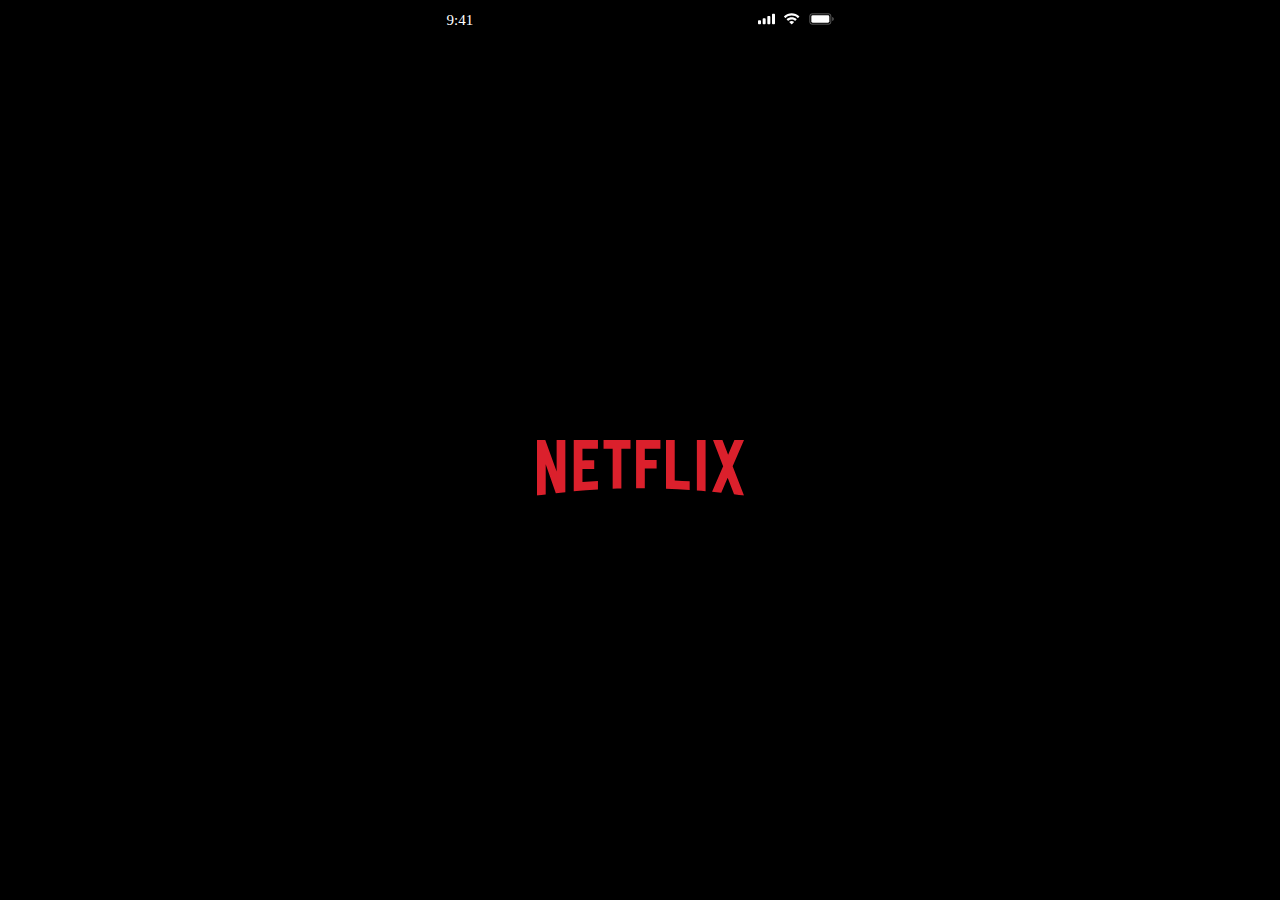
<file: index.html>
<!DOCTYPE html>
<html lang="pt-br">
<head>
    <meta charset="UTF-8">
    <meta http-equiv="X-UA-Compatible" content="IE=edge">
    <meta name="viewport" content="width=device-width, initial-scale=1.0">
    <link rel="stylesheet" href="/styles/pages/index.css">
    <title>Home | Netflix</title>
</head>
<body>
    <!-- Smartphone general status -->
    <div class="status-bar">
        <p class="status-bar__time">9:41</p>
        <div class="status-bar__icons">
            <img src="./assets/icons/celular-connection.svg" alt="conexão celular">
            <img src="./assets/icons/wifi-icon.svg" alt="Wif">
            <img src="./assets/icons/battery.svg" alt="bateria">
        </div>
    </div>
    <!-- end of smartphone general status -->

    <a href="./profile.html" class="center">
        <img src="./assets/icons/logo.svg" alt="Logo Netflix" class="logo">
    </a>
</body>
</html>
</file>
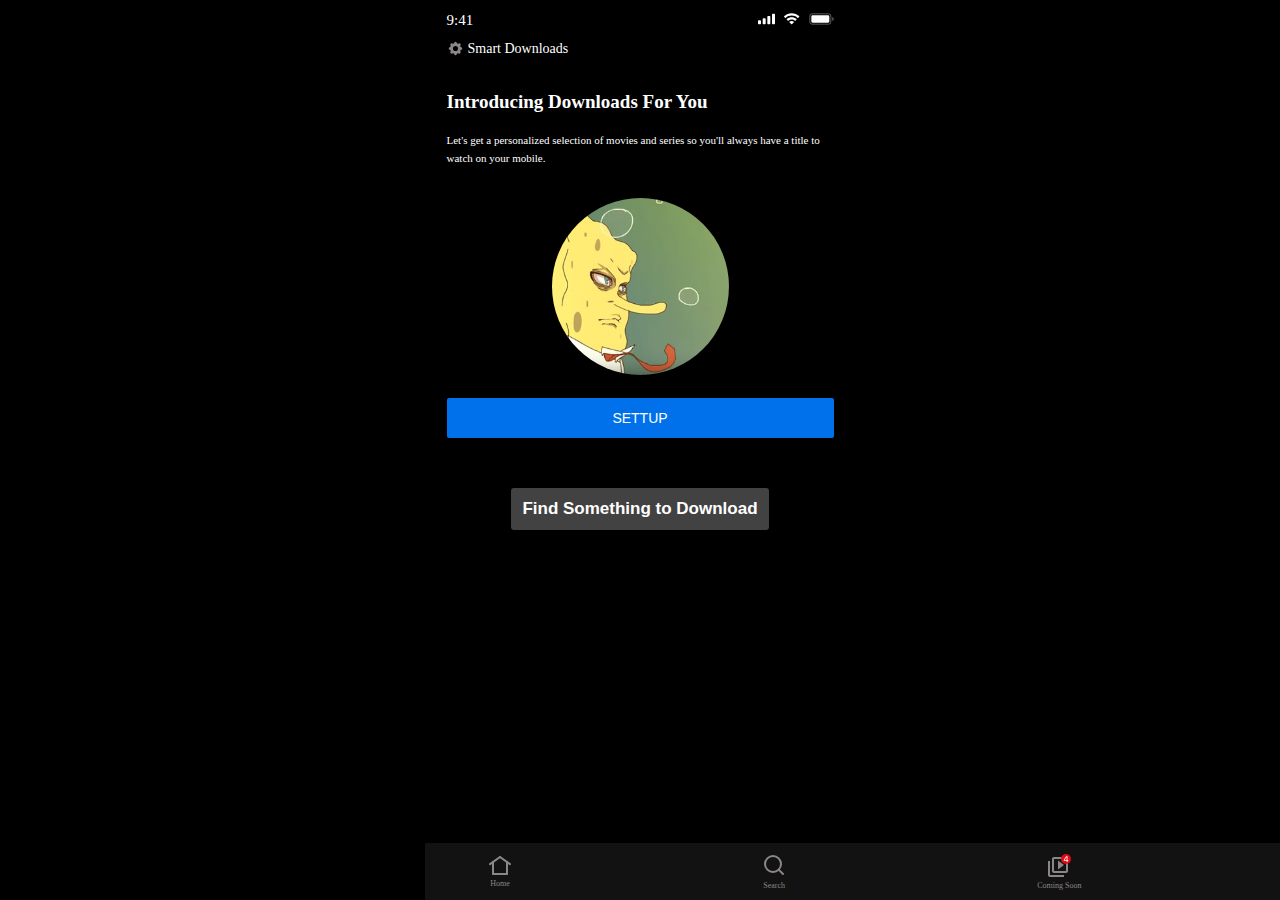
<file: downloads.html>
<!DOCTYPE html>
<html lang="pt-br">
<head>
    <link rel="stylesheet" href="./styles/pages/downloads.css">
    <meta charset="UTF-8">
    <meta http-equiv="X-UA-Compatible" content="IE=edge">
    <meta name="viewport" content="width=device-width, initial-scale=1.0">
    <title>Downloads | Netflix</title>
</head>
<body>
    <!-- Smartphone general status -->
    <div class="status-bar">
        <p class="status-bar__time">9:41</p>
        <div class="status-bar__icons">
            <img src="./assets/icons/celular-connection.svg" alt="conexão celular">
            <img src="./assets/icons/wifi-icon.svg" alt="Wif">
            <img src="./assets/icons/battery.svg" alt="bateria">
        </div>
    </div>
    <!-- Start Contetent part -->
    <div class="center">
        <div class="smart-downloads">
            <img src="./assets/icons/gear.svg" alt="Configurações" class="smart-downloads__img">
            <p class="smart-downloads__text">Smart Downloads</p>
        </div>

        <div class="titles">
            <h1 class="titles__main">Introducing Downloads For You</h1>
            <p class="titles__second"> Let's get a personalized selection of movies and series so you'll always
                have a title to watch on your mobile.
            </p>
        </div>


        <img src="./assets/images/bobsponja.jpg" alt="Perfil" class="image">

        <button class="settup">settup</button>

        <button class="find">Find Something to Download</button>
    </div>

    <!-- bottom navigation -->
    <div class="bottom-navbar__background">
        <div class="bottom-navbar">
            <a href="./home.html" class="bottom-navbar__icon">
                <img src="./assets/icons/home.svg" alt="Home">
                <p class="bottom-navbar__text">Home</p>
            </a>

            <a href="./search.html" class="bottom-navbar__icon">
                <img src="./assets/icons/search.svg" alt="Search">
                <p class="bottom-navbar__text">Search</p>
            </a>

            <div class="bottom-navbar__icon">
                <img src="./assets/icons/coming-soon.svg" alt="Search">
                <p class="bottom-navbar__text">Coming Soon</p>
            </div>

            <a href="./downloads.html" class="bottom-navbar__icon">
                <img src="./assets/icons/downloads-active.svg" alt="Downloads">
                <p class="bottom-navbar__text bottom-navbar__text--active">Downloads</p>
            </a>

            <a href="./more.html" class="bottom-navbar__icon">
                <img src="./assets/icons/more.svg" alt="more">
                <p class="bottom-navbar__text">More</p>
            </a>

        </div>
    </div>
    <!-- end of bottom navigation -->

</body>
</html>
</file>
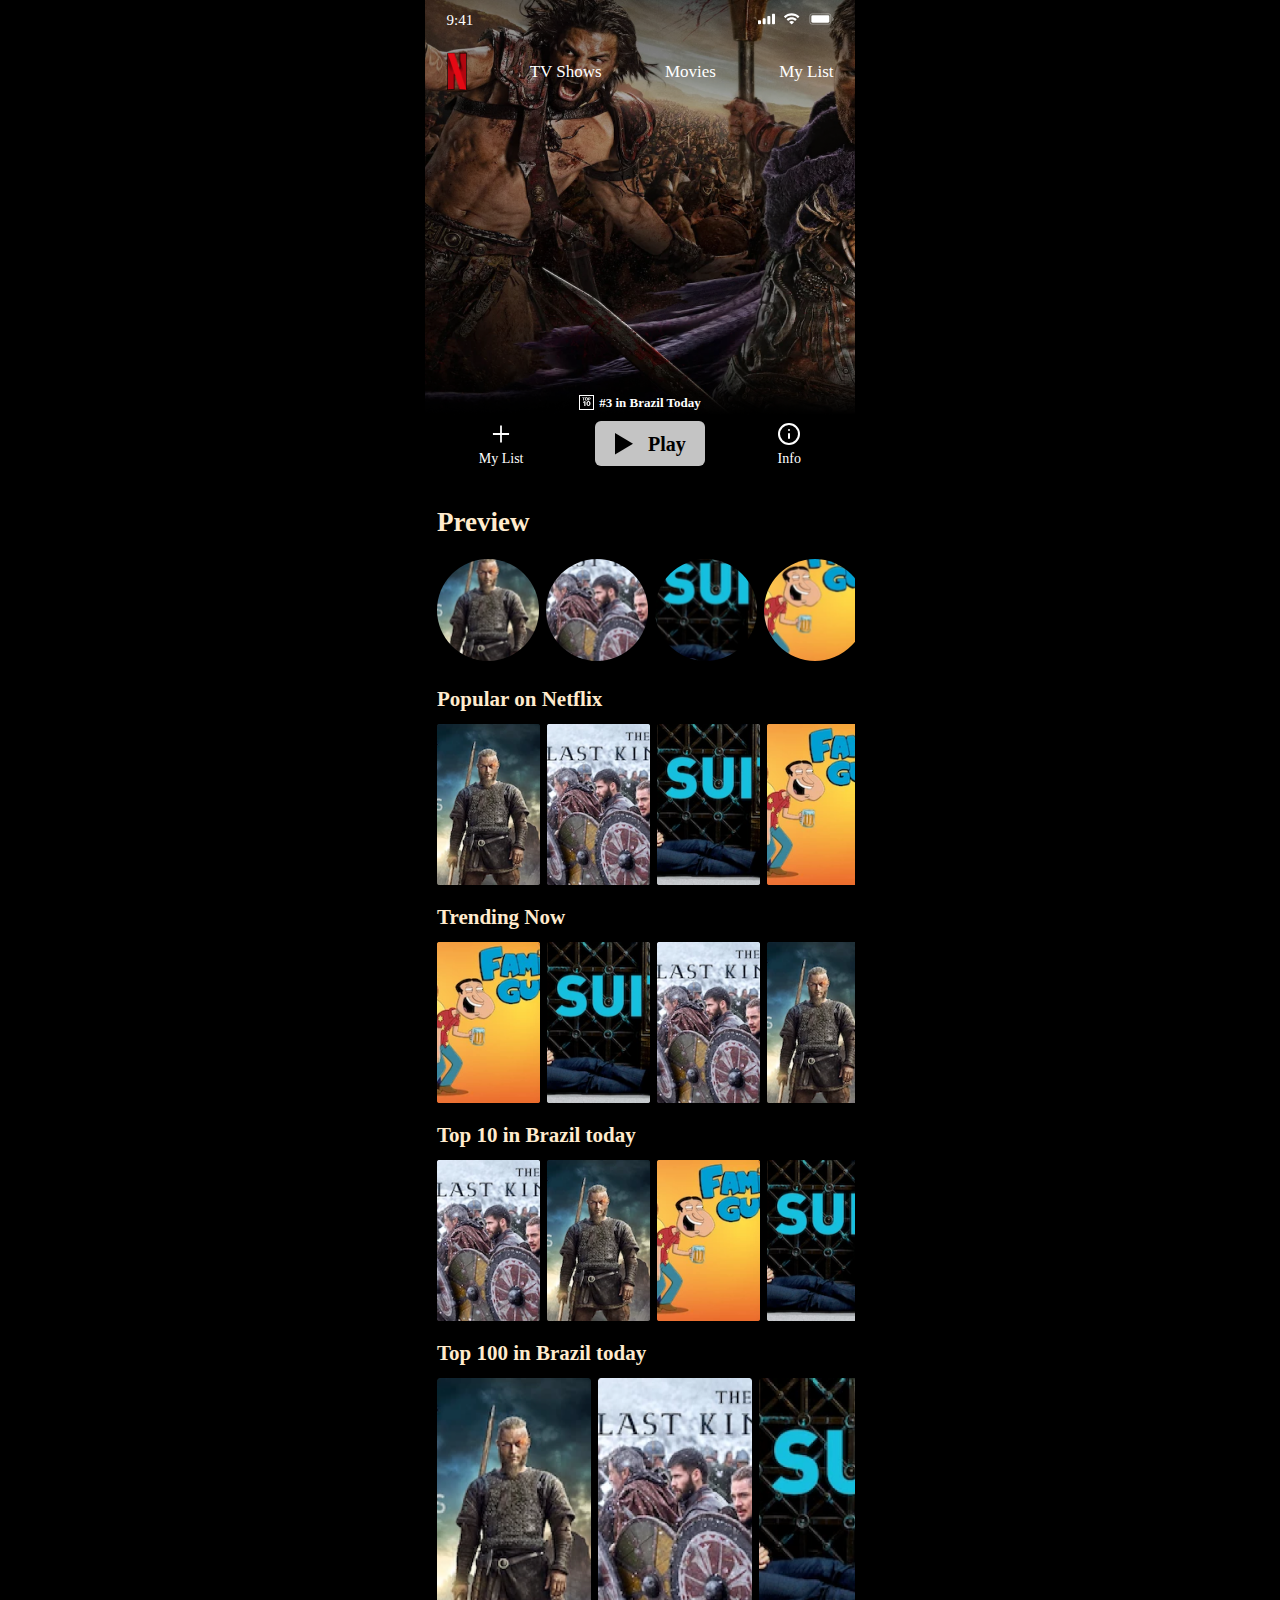
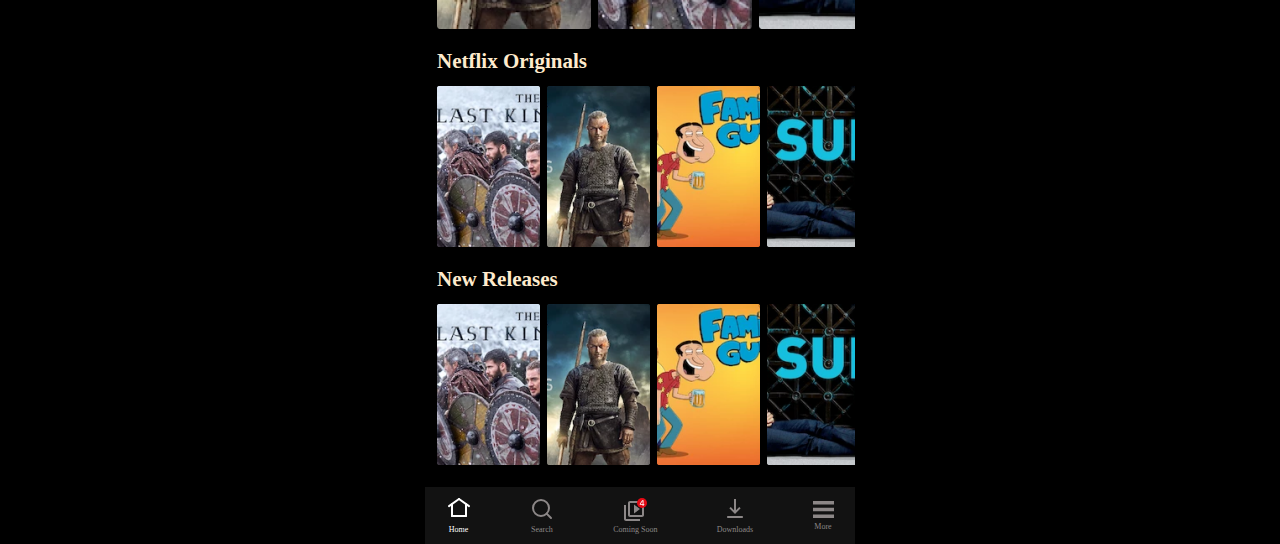
<file: home.html>
<!DOCTYPE html>
<html lang="pt-br">
<head>
    <link rel="stylesheet" href="./styles/pages/home.css">
    <meta charset="UTF-8">
    <meta http-equiv="X-UA-Compatible" content="IE=edge">
    <meta name="viewport" content="width=device-width, initial-scale=1.0">
    <title>Home | Netflix</title>
</head>
<body>
    
    <!-- Smartphone general status -->
    <div class="status-bar">
        <p class="status-bar__time">9:41</p>
        <div class="status-bar__icons">
            <img src="./assets/icons/celular-connection.svg" alt="conexão celular">
            <img src="./assets/icons/wifi-icon.svg" alt="Wif">
            <img src="./assets/icons/battery.svg" alt="bateria">
        </div>
    </div>
    <!-- end of smartphone general status -->

    <!-- Start Navigation bar -->
    <div class="navbar">
        <img src="./assets/images/logoNetflix.png" alt="Logo Netflix" class="navbar__img">
        <p class="navbar__text">TV Shows</p>
        <p class="navbar__text">Movies</p>
        <p class="navbar__text">My List</p>
    </div> 
    <!-- End Navigation bar -->

    <img src="./assets/images/home_wallpaper.png" alt="Wallpaper home" class="wallpaper">

    <!-- Start of Play component -->
    <div class="play">
        <!-- Create Title with top -->
        <div class="play__top">
            <img src="./assets/icons/top10.svg" alt="Top 10">
            <p class="play__title">#3 in Brazil Today</p>
        </div>
        <!-- Main buttons play div -->
        <div class="play__bottom">
            <!-- Create icon plus div -->
            <div class="play__icon">
                <img src="./assets/icons/plus.svg" alt="Mais">
                <p class="play__text">My List</p>
            </div>

            <!-- create play button  -->
            <div class="play-button">
                <img src="./assets/icons/play.svg" alt="Play" class="play-button__img">
                <p class="play-button__text">Play</p>
            </div>
            <!-- Create icon info div -->
            <div class="play__icon">
                <img src="./assets/icons/info.svg" alt="Info">
                <p class="play__text">Info</p>
            </div>
        </div>
    </div>
    <!-- End of Play component -->

    <h1 class="title title--big">Preview</h1>

     <!-- Movies list start -->
             <!-- Circle movies list -->
    <div class="movie" id="previews">
        <img class="movie__img--circle"  src="./assets/images/movie01.png" alt="Vikings">
        <img class="movie__img--circle"  src="./assets/images/movie02.png" alt="Last Kings">
        <img class="movie__img--circle"  src="./assets/images/movie03.png" alt="Suits">
        <img class="movie__img--circle"  src="./assets/images/movie04.png" alt="Family guy">
    </div>  
    
    <h1 class="title">Popular on Netflix</h1>
         <!-- Movies first  -->
    <div class="movie">
        <img class="movie__img"  src="./assets/images/movie01.png" alt="Vikings">
        <img class="movie__img"  src="./assets/images/movie02.png" alt="Last Kings">
        <img class="movie__img"  src="./assets/images/movie03.png" alt="Suits">
        <img class="movie__img"  src="./assets/images/movie04.png" alt="Family guy">
    </div>

    <h1 class="title">Trending Now</h1>
    <!-- Movies first  -->
    <div class="movie">
        <img class="movie__img"  src="./assets/images/movie04.png" alt="Family guy">
        <img class="movie__img"  src="./assets/images/movie03.png" alt="Suits">
        <img class="movie__img"  src="./assets/images/movie02.png" alt="Last Kings">
        <img class="movie__img"  src="./assets/images/movie01.png" alt="Vikings">
    </div>

    <h1 class="title">Top 10 in Brazil today</h1>
    <!-- Movies first  -->
    <div class="movie">
        <img class="movie__img"  src="./assets/images/movie02.png" alt="Last Kings">
        <img class="movie__img"  src="./assets/images/movie01.png" alt="Vikings">
        <img class="movie__img"  src="./assets/images/movie04.png" alt="Family guy">
        <img class="movie__img"  src="./assets/images/movie03.png" alt="Suits">   
    </div>

    <h1 class="title">Top 100 in Brazil today</h1>
         <!-- Big Movies layout -->
    <div class="movie">
        <img class="movie__img--big"  src="./assets/images/movie01.png" alt="Vikings">
        <img class="movie__img--big"  src="./assets/images/movie02.png" alt="Last Kings">
        <img class="movie__img--big"  src="./assets/images/movie03.png" alt="Suits">
        <img class="movie__img--big"  src="./assets/images/movie04.png" alt="Family guy">
    </div>

    <h1 class="title">Netflix Originals</h1>
    <!-- Movies first  -->
    <div class="movie">
        <img class="movie__img"  src="./assets/images/movie02.png" alt="Last Kings">
        <img class="movie__img"  src="./assets/images/movie01.png" alt="Vikings">
        <img class="movie__img"  src="./assets/images/movie04.png" alt="Family guy">
        <img class="movie__img"  src="./assets/images/movie03.png" alt="Suits">   
    </div>

    <h1 class="title">New Releases</h1>
    <!-- Movies first  -->
    <div class="movie">
        <img class="movie__img"  src="./assets/images/movie02.png" alt="Last Kings">
        <img class="movie__img"  src="./assets/images/movie01.png" alt="Vikings">
        <img class="movie__img"  src="./assets/images/movie04.png" alt="Family guy">
        <img class="movie__img"  src="./assets/images/movie03.png" alt="Suits">   
    </div>
    <!-- Movie list end -->

    <!-- bottom navigation -->
    <div class="bottom-navbar__background">
        <div class="bottom-navbar">
            <div class="bottom-navbar__icon">
                <img src="./assets/icons/home-active.svg" alt="Home">
                <p class="bottom-navbar__text bottom-navbar__text--active">Home</p>
            </div>

            <a href="./search.html" class="bottom-navbar__icon">
                <img src="./assets/icons/search.svg" alt="Search">
                <p class="bottom-navbar__text">Search</p>
            </a>

            <div class="bottom-navbar__icon">
                <img src="./assets/icons/coming-soon.svg" alt="Search">
                <p class="bottom-navbar__text">Coming Soon</p>
            </div>

            <a href="./downloads.html" class="bottom-navbar__icon">
                <img src="./assets/icons/downloads.svg" alt="Downloads">
                <p class="bottom-navbar__text">Downloads</p>
            </a>

            <a href="./more.html" class="bottom-navbar__icon">
                <img src="./assets/icons/more.svg" alt="more">
                <p class="bottom-navbar__text">More</p>
            </a>

        </div>
    </div>
    <!-- end of bottom navigation -->
</body>
</html>
</file>
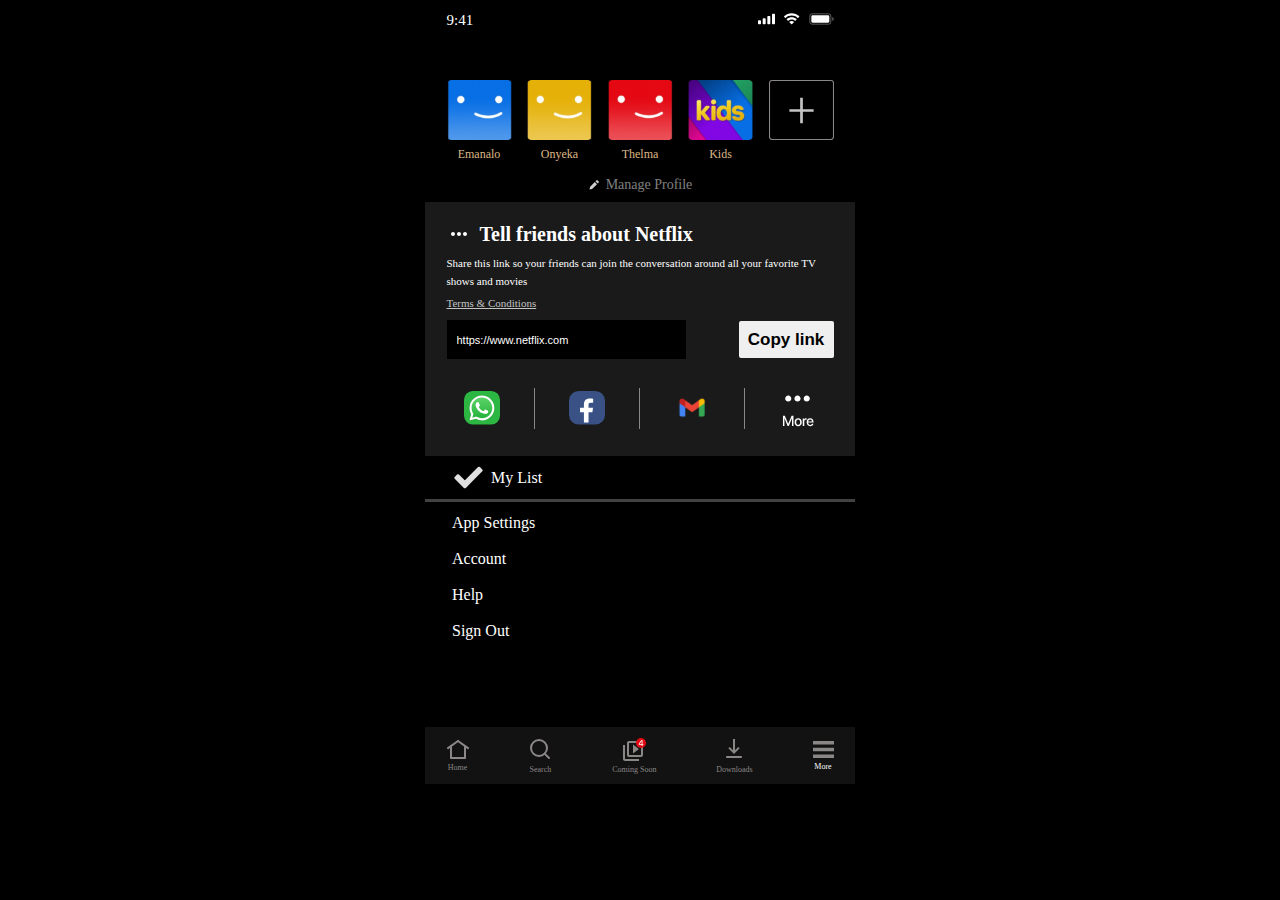
<file: more.html>
<!DOCTYPE html>
<html lang="pt-br">
<head>
    <link rel="stylesheet" href="./styles/pages/more.css">
    <meta charset="UTF-8">
    <meta http-equiv="X-UA-Compatible" content="IE=edge">
    <meta name="viewport" content="width=device-width, initial-scale=1.0">
    <title>More | Netflix</title>
</head>
<body>
        <!-- Smartphone general status -->
        <div class="status-bar">
            <p class="status-bar__time">9:41</p>
            <div class="status-bar__icons">
                <img src="./assets/icons/celular-connection.svg" alt="conexão celular">
                <img src="./assets/icons/wifi-icon.svg" alt="Wif">
                <img src="./assets/icons/battery.svg" alt="bateria">
            </div>
        </div>

    <!-- Create Login profiles -->
    <div class="profile">
        <!-- Profile 01 -->
        <div class="profile__group">
            <img src="./assets/images/profile01.png" alt="Perfil: Emanalo" class="profile__img">
            <h2 class="profile__text">Emanalo</h2>
        </div>

            <!-- Profile 02 -->
        <div class="profile__group">
            <img src="./assets/images/profile02.png" alt="Perfil: Onyeka" class="profile__img">
            <h2 class="profile__text">Onyeka</h2>
        </div>

            <!-- Profile 03 -->
        <div class="profile__group">
            <img src="./assets/images/profile03.png" alt="Perfil: Thelma" class="profile__img">
            <h2 class="profile__text">Thelma</h2>
        </div>

            <!-- Profile Kids -->
        <div class="profile__group">
            <img src="./assets/images/profilekids.png" alt="Perfil: Kids" class="profile__img">
            <h2 class="profile__text">Kids</h2>
        </div>

            <!-- ADD Profile -->
        <div class="profile__group">
            <img src="./assets/icons/addprofile.svg" alt="Adicionar perfil" class="profile__img">
        </div>
    </div>
    <!-- End of Profiles -->

    <div class="manage">
        <img src="./assets/icons/pencil.svg" alt="editar">
        <p class="manage__profiles">Manage Profile</p>
    </div>

    <div class="share__background">
        <div class="share">
            <div class="share-title">
                <img src="./assets/icons/chat.svg" alt="chat">
                <h1 class="share-title__text">Tell friends about Netflix</h1>
            </div>
            <h2 class="share__subtitle">Share this link so your friends can join the conversation around all your favorite TV shows and movies</h2>
            <p class="share__terms">Terms & Conditions</p>
            <div class="share-copy">
                <input type="text" placeholder="https://www.netflix.com" class="share-copy__input">
                <button class="share-copy__btn">Copy link</button>
            </div>       

            <div class="share-social">
                <img class="share-social__img" src="./assets/icons/whatsapp.svg" alt="whatsapp">
                <div class="share-social__division"></div>
                <img class="share-social__img" src="./assets/icons/facebook.svg" alt="facebook">
                <div class="share-social__division"></div>
                <img class="share-social__img" src="./assets/icons/gmail.svg" alt="gmail">
                <div class="share-social__division"></div>
                <img class="share-social__img" src="./assets/icons/three-dots.svg" alt="mais">
            </div>
        </div>
    </div>

    <div class="settings">
        <div class="settings-check">
            <img src="./assets/icons/check.svg" alt="check" class="settings-check__img">
            <p class="settings-check__text">My List</p>
        </div>
        <div class="border-bottom"></div>
        <p class="settings__text">App Settings</p>
        <p class="settings__text">Account</p>
        <p class="settings__text">Help</p>
        <p class="settings__text">Sign Out</p>
    </div>

       <!-- bottom navigation -->
    <div class="bottom-navbar__background">
        <div class="bottom-navbar">
            <a href="./home.html" class="bottom-navbar__icon">
                <img src="./assets/icons/home.svg" alt="Home">
                <p class="bottom-navbar__text">Home</p>
            </a>

            <a href="./search.html" class="bottom-navbar__icon">
                <img src="./assets/icons/search.svg" alt="Search">
                <p class="bottom-navbar__text">Search</p>
            </a>

            <div class="bottom-navbar__icon">
                <img src="./assets/icons/coming-soon.svg" alt="Search">
                <p class="bottom-navbar__text">Coming Soon</p>
            </div>

            <a href="./downloads.html" class="bottom-navbar__icon">
                <img src="./assets/icons/downloads.svg" alt="Downloads">
                <p class="bottom-navbar__text">Downloads</p>
            </a>

            <a href="more.html" class="bottom-navbar__icon">
                <img src="./assets/icons/more-active.svg" alt="more">
                <p class="bottom-navbar__text bottom-navbar__text--active">More</p>
            </a>

        </div>
    </div>
    <!-- end of bottom navigation --> 
</body>
</html>
</file>
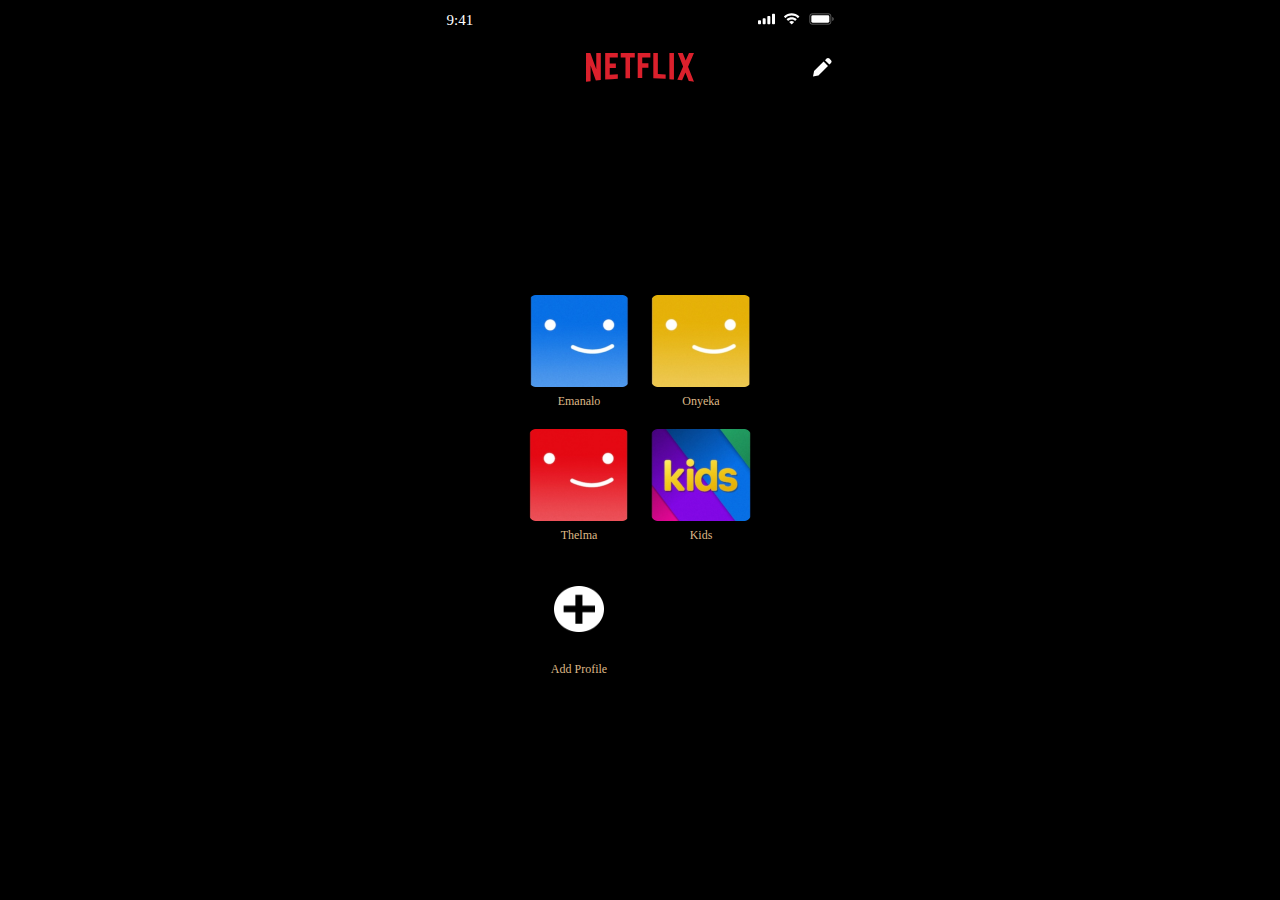
<file: profile.html>
<!DOCTYPE html>
<html lang="pt-br">
<head>
    <link rel="stylesheet" href="./styles/pages/profile.css">
    <meta charset="UTF-8">
    <meta http-equiv="X-UA-Compatible" content="IE=edge">
    <meta name="viewport" content="width=device-width, initial-scale=1.0">
    <title>Perfil | Netflix</title>
</head>
<body>
     <!-- Smartphone general status -->
    <div class="status-bar">
        <p class="status-bar__time">9:41</p>
        <div class="status-bar__icons">
            <img src="./assets/icons/celular-connection.svg" alt="conexão celular">
            <img src="./assets/icons/wifi-icon.svg" alt="Wif">
            <img src="./assets/icons/battery.svg" alt="bateria">
        </div>
    </div>
    <!-- end of smartphone general status -->

    <!-- Netflix Logo -->
    <div class="edit-navbar">
        <div class="edit-navbar__blank"></div>

        <img src="./assets/icons/logo.svg" alt="Logo Netflix" class="logo--small">

        <img src="./assets/icons/edit.svg" alt="Edição" class="">
    </div>

    <!-- Icons of Profile Login-->
    <div class="center">
        <div class="profile--grid">
            <!-- Profile 01 -->
        <a href="./home.html" class="profile__group">
            <img src="./assets/images/profile01.png" alt="Perfil: Emanalo" class="profile__img profile__img--big">
            <h2 class="profile__text">Emanalo</h2>
        </a>

            <!-- Profile 02 -->
        <a href="./home.html" class="profile__group">
            <img src="./assets/images/profile02.png" alt="Perfil: Onyeka" class="profile__img profile__img--big">
            <h2 class="profile__text">Onyeka</h2>
        </a>

            <!-- Profile 03 -->
        <a href="./home.html" class="profile__group">
            <img src="./assets/images/profile03.png" alt="Perfil: Thelma" class="profile__img profile__img--big">
            <h2 class="profile__text">Thelma</h2>
        </a>

            <!-- Profile Kids -->
        <a href="./home.html" class="profile__group">
            <img src="./assets/images/profilekids.png" alt="Perfil: Kids" class="profile__img profile__img--big">
            <h2 class="profile__text">Kids</h2>
        </a>

            <!-- ADD Profile -->
        <a href="./home.html" class="profile__group">
            <img src="./assets/images/AddprofileV2.png" alt="Adicionar perfil" class="profile__img profile__img--big">
            <h2 class="profile__text">Add Profile</h2>
        </a>
    </div>
</div>
</body>
</html>
</file>
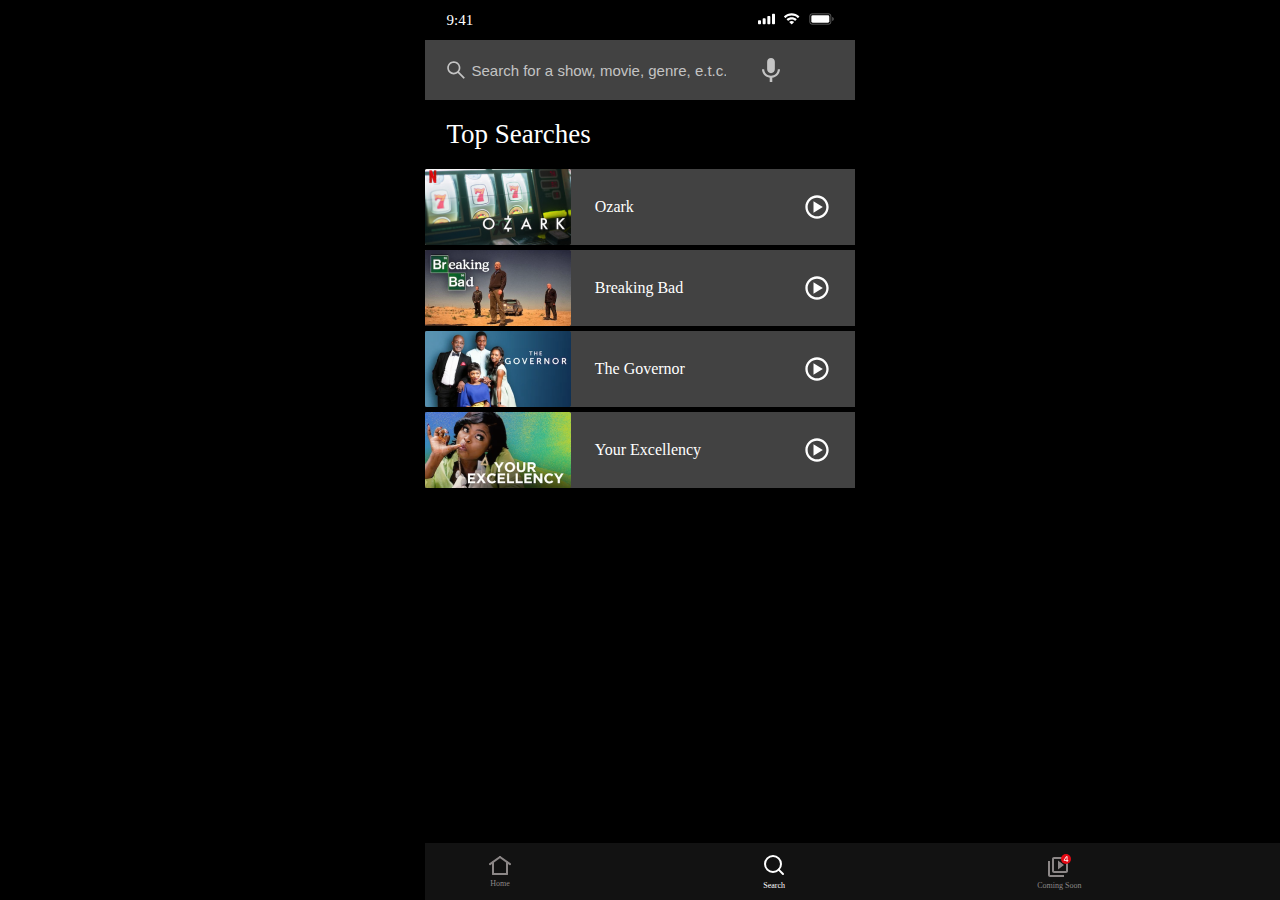
<file: search.html>
<!DOCTYPE html>
<html lang="pt-br">
<head>
    <link rel="stylesheet" href="./styles/pages/search.css">
    <meta charset="UTF-8">
    <meta http-equiv="X-UA-Compatible" content="IE=edge">
    <meta name="viewport" content="width=device-width, initial-scale=1.0">
    <title>Search | Netflix</title>
</head>
<body>
    <!-- Smartphone general status -->
    <div class="status-bar">
        <p class="status-bar__time">9:41</p>
        <div class="status-bar__icons">
            <img src="./assets/icons/celular-connection.svg" alt="conexão celular">
            <img src="./assets/icons/wifi-icon.svg" alt="Wif">
            <img src="./assets/icons/battery.svg" alt="bateria">
        </div>
    </div>
    <!-- end of smartphone general status -->

    <!-- Start Input component -->
    <div class="search-input__background" style="margin-bottom: 15px;">
        <div class="search-input">
            <img src="./assets/icons/search-input.svg" alt="lupa de busca" class="search-input__img">
            <input type="text" class="search-input__input" placeholder="Search for a show, movie, genre, e.t.c.">
            <img src="./assets/icons/mic.svg" alt="img microfone" class="search-input__img">
        </div>
    </div>
    <!-- End |Input component -->

    <h1 class="title">Top Searches</h1>
    
    <!-- Starting Movie Search area -->
            <!-- Movie 01 -->
        <div class="search-movie__background">
            <div class="search-movie" style="margin-bottom: 5px;">
                <img src="/assets/images/movie-search01.png" alt="Ozark" class="search-movie__img">
                <div class="search-movie__play">
                    <h1>Ozark</h1>
                    <img src="./assets/icons/play-search.svg" alt="Botão play">
                </div>
            </div>
        </div>
        <!-- Movie 02 -->
        <div class="search-movie__background">
            <div class="search-movie" style="margin-bottom: 5px;">
                <img src="/assets/images/movie-search02.png" alt="Breaking Bad" class="search-movie__img">
                <div class="search-movie__play">
                    <h1>Breaking Bad</h1>
                    <img src="./assets/icons/play-search.svg" alt="Botão play">
                </div>
            </div>
        </div>
        <!-- Movie 03 -->
        <div class="search-movie__background">
            <div class="search-movie" style="margin-bottom: 5px;">
                <img src="/assets/images/movie-search03.png" alt="The Governor" class="search-movie__img">
                <div class="search-movie__play">
                    <h1>The Governor</h1>
                    <img src="./assets/icons/play-search.svg" alt="Botão play">
                </div>
            </div>
        </div>
        <!-- Movie 04 -->
        <div class="search-movie__background">
            <div class="search-movie" style="margin-bottom: 15px;">
                <img src="/assets/images/movie-search04.png" alt="Your Excellency" class="search-movie__img">
                <div class="search-movie__play">
                    <h1>Your Excellency</h1>
                    <img src="./assets/icons/play-search.svg" alt="Botão play">
                </div>
            </div>
        </div>
    <!-- Ending Movie Search area -->

        <!-- bottom navigation -->
        <div class="bottom-navbar__background">
            <div class="bottom-navbar">
                <a href="./home.html" class="bottom-navbar__icon">
                    <img src="./assets/icons/home.svg" alt="Home">
                    <p class="bottom-navbar__text">Home</p>
                </a>
    
                <div class="bottom-navbar__icon">
                    <img src="./assets/icons/search-active.svg" alt="Search">
                    <p class="bottom-navbar__text--active">Search</p>
                </div>
    
                <div class="bottom-navbar__icon">
                    <img src="./assets/icons/coming-soon.svg" alt="Search">
                    <p class="bottom-navbar__text">Coming Soon</p>
                </div>
    
                <a href="./downloads.html" class="bottom-navbar__icon">
                    <img src="./assets/icons/downloads.svg" alt="Downloads">
                    <p class="bottom-navbar__text">Downloads</p>
                </a>
    
                <a href="./more.html" class="bottom-navbar__icon">
                    <img src="./assets/icons/more.svg" alt="more">
                    <p class="bottom-navbar__text">More</p>
                </a>
    
            </div>
        </div>
        <!-- end of bottom navigation -->
</body>
</html>
</file>
<file: styles/pages/index.css>
/* Folder uteis */
@import '../uteis/index.css'; 
/* Folder Components*/
@import url('../components/status-bar.css');
@import url('../components/bottom-navbar.css');
@import '../components/movie.css';
@import '../components/navibar.css';
@import '../components/play.css';
@import '../components/search-movie.css';
@import '../components/search-input.css';
@import '../components/logo.css';

.center {
    display: flex;
    height: calc(100vh - 44px);
    justify-content: center;
}

.logo {
    animation: load 1500ms ease-in-out;
}

@keyframes load {
    from{
        opacity: 0;
        transform: scale(0.5);
    }
    to {
        opacity: 1;
        transform: 1;
    }
}
</file>
<file: styles/pages/downloads.css>
@import '../uteis/index.css'; 
@import url('../components/status-bar.css');
@import url('../components/bottom-navbar.css');


.center {
    margin: 0 auto;
    width: 90%;
    text-align: center;
}

.smart-downloads {
    display: flex;
    align-items: center;
}

.smart-downloads__img {
    width: 17px;
}

.smart-downloads__text {
    font-size: 14px;
    margin-left: 4px;
}

.titles {
    margin-top: 35px;
    margin-bottom: 31px;
    text-align: left;
}

.titles__main {
    font-size: 19px;
    font-weight: 700;
    margin-bottom: 20px;
}

.titles__second {
    font-size: 11px;
    line-height: 18px;
}

.image {
    align-items: center;
    width: 177px;
    height: 177px;
    object-fit: cover;
    border-radius: 50%;
    margin-bottom: 20px;
}

.settup {
    width: 100%;
    border: none;
    background-color: #0071eb;
    color: white;
    text-transform: uppercase;
    font-size: 14px;
    border-radius: 2px;
    padding: 6px 0;
    margin-bottom: 50px;
    line-height: 28px;
}

.settup:hover{
    transform: scale(1.05);
}

.find {
    border: none;
    font-weight: 700;
    color: white;
    background-color: #424242;
    padding: 11px;
    border-radius: 3px;
    font-size: 17px;
}

.find:hover{
    transform: scale(1.05);
}

.bottom-navbar__background {
    position: fixed;
    width: 100%;
    bottom: 0;
}
</file>
<file: styles/pages/home.css>
@import '../uteis/index.css';

@import url('../components/status-bar.css');
@import url('../components/bottom-navbar.css');
@import '../components/movie.css';
@import '../components/navibar.css';
@import '../components/play.css';


body {
    position: relative;
}

.wallpaper {
    position:absolute;
    top: 0px;
    z-index: -1;
    width: 100%;
    height: 415px;
}

.play {
    margin-top: 293px;
    margin-bottom: 43px;
}

.title {
    margin-left: 12px;
    color: blanchedalmond;
    font-weight: 700;
    font-size: 21px;
}

.title--big {
    font-size: 27px;
}

#previews {
    margin-top: 23px;
    margin-bottom: 28px;
}

.movie {
    margin-top: 14px;
    margin-bottom: 22px;
}
</file>
<file: styles/pages/more.css>
@import '../uteis/index.css'; 
@import url('../components/status-bar.css');
@import url('../components/bottom-navbar.css');
@import '../components/profile.css';
@import '../components/share.css';
@import '../components/settings.css';


/* body {
    position: relative;
}

.bottom-navbar__background {
    position: fixed;
    width: 100%;
    bottom: 0;
} */

.manage {
    display: flex;
    justify-content: center;
    align-items: center;
    margin-bottom: 2px;
}

.manage__profiles {
    font-size: 14px;
    font-weight: 500;
    color: #ffffff81;
    line-height: 30px;
    margin-left: 6px;
}

.profile {
    margin-top: 40px;
    margin-bottom: 10px;
}

.settings {
    margin-bottom: 81px;
}
</file>
<file: styles/pages/profile.css>
@import '../uteis/index.css'; 
@import url('../components/status-bar.css');
@import '../components/edit-navbar.css';
@import '../components/profile.css';

.edit-navbar {
    margin-top: 13px;
}

.center {
    display: flex;
    height: calc(100vh - 95px);
    justify-content: center;
    align-items: center;
}
</file>
<file: styles/pages/search.css>
@import '../uteis/index.css'; 
@import url('../components/status-bar.css');
@import '../components/search-input.css';
@import '../components/search-movie.css';
@import '../components/bottom-navbar.css';


body {
    position: relative;
}

.title {
    font-size: 27px;
    font-weight: 700px;
    margin: 21px auto;
    width: 90%;
}

.bottom-navbar__background {
    position: fixed;
    width: 100%;
    bottom: 0;
}
</file>
